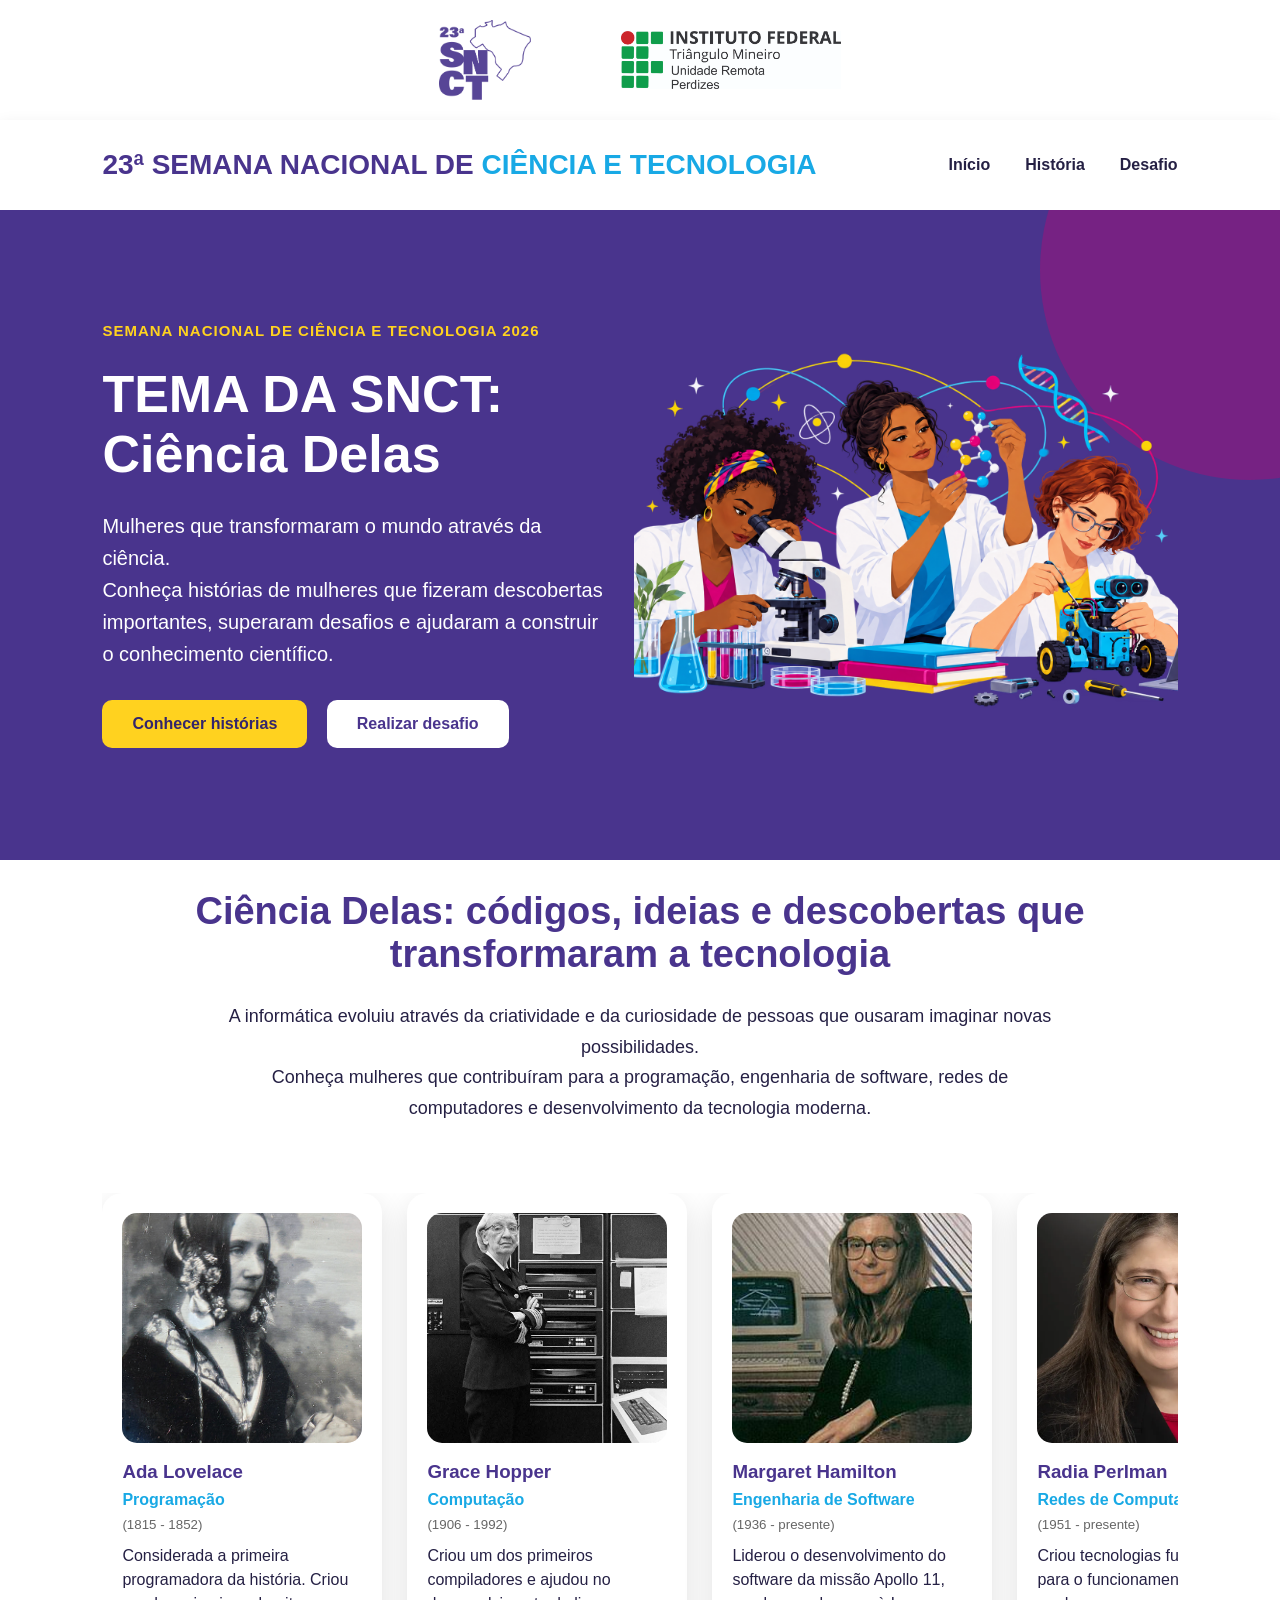
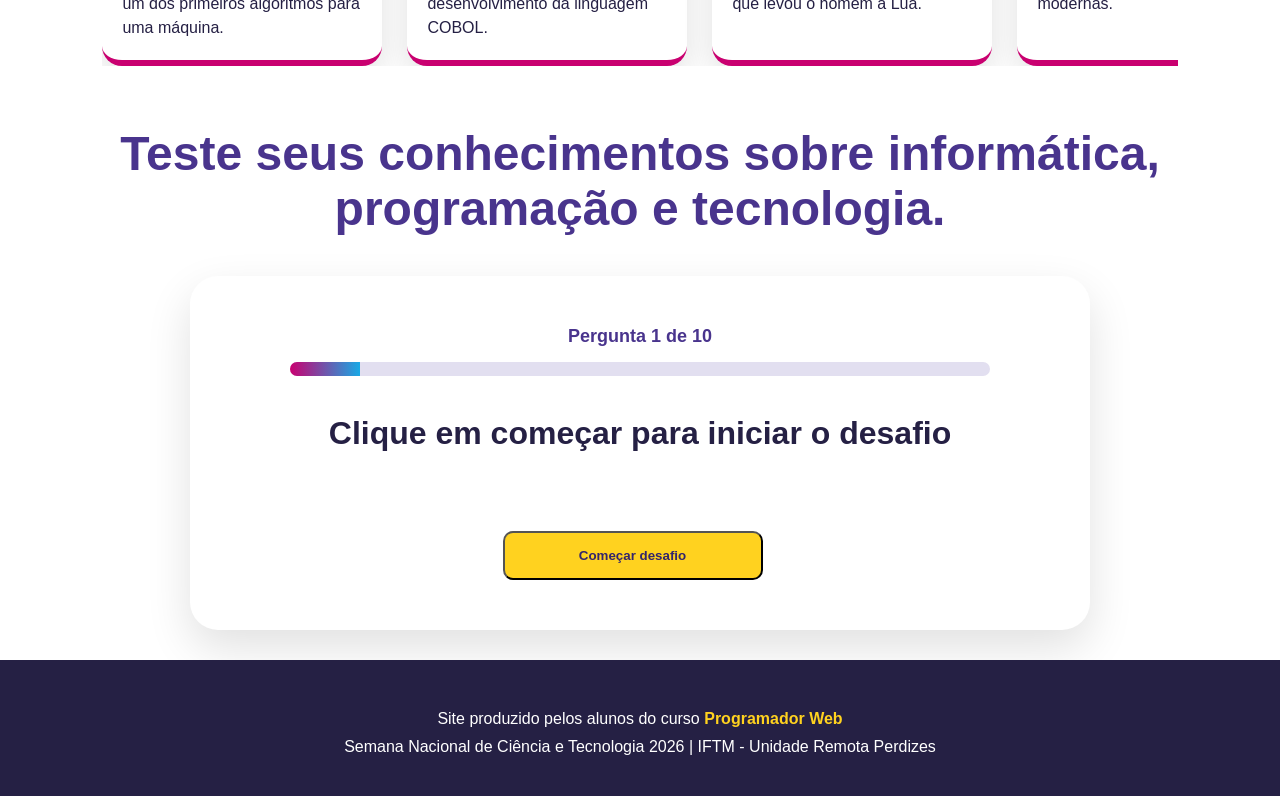
<file: index.html>
<!DOCTYPE html>
<html lang="pt-BR">

<head>
<meta charset="UTF-8">
<meta name="viewport" content="width=device-width, initial-scale=1.0">

<title>Ciência Delas - SNCT 2026</title>

<link rel="stylesheet" href="css/style.css">

</head>


<body>


<!-- ==============================
     LOGOS INSTITUCIONAIS
================================ -->

<div class="logos-topo">

    <img src="imagens/logo_semana_ciencia.png" 
         alt="23ª Semana Nacional de Ciência e Tecnologia">

    <img src="imagens/logo_iftm.jpg" 
         alt="Instituto Federal do Triângulo Mineiro">

</div>



<!-- ==============================
     MENU PRINCIPAL
================================ -->

<header>

<div class="logo">

23ª SEMANA NACIONAL DE <span>CIÊNCIA E TECNOLOGIA</span>

</div>


<nav>

<a href="index.html">
Início
</a>

<a href="#cientistas">
História
</a>

<a href="#quiz">
Desafio
</a>

</nav>


</header>





<!-- ==============================
     HERO PRINCIPAL
================================ -->


<section class="hero">


<div class="hero-text">


<span class="tag">
SEMANA NACIONAL DE CIÊNCIA E TECNOLOGIA 2026
</span>


<h1>
TEMA DA SNCT: Ciência Delas 
</h1>


<p>
Mulheres que transformaram o mundo através da ciência. <BR>
Conheça histórias de mulheres que fizeram descobertas importantes,
superaram desafios e ajudaram a construir o conhecimento científico.
</p>



<a class="btn" href="#cientistas">
Conhecer histórias
</a>


<a class="btn secundario" href="#quiz">
Realizar desafio
</a>


</div>




<div class="silhueta">

<img src="imagens/imagem_mulheres.png" 
alt="Mulheres na ciência">

</div>


</section>






<!-- ==============================
     APRESENTAÇÃO DO TEMA
================================ -->


<section class="sobre">


<h2>
Ciência Delas: códigos, ideias e descobertas que transformaram a tecnologia
</h2>
<p>
A informática evoluiu através da criatividade e da curiosidade 
de pessoas que ousaram imaginar novas possibilidades. 
<br>
Conheça mulheres que contribuíram para a programação, engenharia de software, redes de computadores e desenvolvimento da tecnologia moderna.
</p>
</section>




<!-- ==============================
     CARROSSEL CIENTISTAS
================================ -->


<section id="cientistas">


<div class="carrossel">


<div class="lista" id="lista">

</div>


</div>


</section>







<!-- ==============================
     CHAMADA QUIZ
================================ -->












<!-- ==============================
     QUIZ INFORMÁTICA
================================ -->


<section id="quiz" class="quiz">


<h2>
Teste seus conhecimentos sobre informática,
programação e tecnologia.
</h2>


<p>

</p>




<div class="quiz-box">



<div class="quiz-topo">


<span id="contador">
Pergunta 1 de 10
</span>



<div class="quiz-progresso">

<div id="progresso"></div>

</div>


</div>






<h3 id="pergunta">

Clique em começar para iniciar o desafio

</h3>




<div id="opcoes" class="opcoes">

</div>





<button class="btn" id="iniciar">

Começar desafio

</button>




</div>





<div id="resultado" class="resultado">

</div>



</section>









<!-- ==============================
     RODAPÉ
================================ -->


<footer>

<p>
Site produzido pelos alunos do curso
<strong>
Programador Web
</strong>
</p>


<p>
Semana Nacional de Ciência e Tecnologia 2026 | 

IFTM - Unidade Remota Perdizes
</p>


</footer>





<script src="js/cientistas.js"></script>

<script src="js/script.js"></script>

<script src="js/perguntas.js"></script>

<script src="js/quiz.js"></script>


</body>

</html>
</file>
<file: css/style.css>
/* =====================================
   CIÊNCIA DELAS - SNCT 2026
===================================== */


*{
    margin:0;
    padding:0;
    box-sizing:border-box;
    font-family:Arial, Helvetica, sans-serif;
}



:root{

    --roxo:#49348D;
    --amarelo:#FFD21F;
    --rosa:#C90070;
    --azul:#18A9E5;
    --texto:#252044;

}



body{

    background:white;
    color:var(--texto);
    overflow-x:hidden;

}







/* =====================================
   LOGOS INSTITUCIONAIS
===================================== */


.logos-topo{

    height:120px;

    display:flex;

    justify-content:center;

    align-items:center;

    gap:90px;

    background:white;

}



.logos-topo img{

    max-height:80px;

    max-width:220px;

    object-fit:contain;

}







/* =====================================
   HEADER
===================================== */


header{

    height:90px;

    display:flex;

    align-items:center;

    justify-content:space-between;

    padding:0 8%;

    background:white;

    box-shadow:0 4px 15px rgba(0,0,0,.08);

}



.logo{

    font-size:28px;

    font-weight:bold;

    color:var(--roxo);

}



.logo span{

    color:var(--azul);

}




nav{

    display:flex;

    gap:35px;

}



nav a{

    text-decoration:none;

    color:var(--texto);

    font-weight:bold;

}



nav a:hover{

    color:var(--rosa);

}








/* =====================================
   HERO PRINCIPAL
===================================== */


.hero{

    min-height:650px;

    background:var(--roxo);

    color:white;

    padding:50px 8%;

    display:flex;

    align-items:center;

    justify-content:space-between;

    gap:30px;

    overflow:hidden;

    position:relative;

}






.hero::before{

    content:"";

    position:absolute;

    width:420px;

    height:420px;

    background:var(--rosa);

    border-radius:50%;

    right:-180px;

    top:-150px;

    opacity:.35;

}







.hero-text{

    width:48%;

    position:relative;

    z-index:2;

}




.tag{

    color:var(--amarelo);

    font-size:15px;

    font-weight:bold;

    letter-spacing:1px;

}





.hero h1{

    font-size:52px;

    line-height:1.15;

    margin:25px 0;

}




.hero p{

    font-size:20px;

    line-height:1.6;

}








/* =====================================
   IMAGEM MULHERES SNCT
===================================== */


.silhueta{

    width:52%;

    height:100%;

    min-height:520px;

    display:flex;

    align-items:center;

    justify-content:flex-end;

    position:relative;

    z-index:2;

}




.silhueta img{

    width:100%;

    max-width:700px;

    height:auto;

    object-fit:contain;

    object-position:right center;

}








/* =====================================
   BOTÕES
===================================== */


.btn{

    display:inline-block;

    margin-top:30px;

    margin-right:15px;

    padding:15px 30px;

    background:var(--amarelo);

    color:#33256c;

    border-radius:10px;

    text-decoration:none;

    font-weight:bold;

    transition:.3s;

}



.btn:hover{

    transform:translateY(-3px);

}



.btn.secundario{

    background:white;

    color:var(--roxo);

}









/* =====================================
   SOBRE
===================================== */


section{

    padding:30px 8%;

}




section h2{

    text-align:center;

    color:var(--roxo);

    font-size:38px;

    margin-bottom:25px;

}




.sobre p{

    max-width:850px;

    margin:auto;

    text-align:center;

    font-size:18px;

    line-height:1.7;

}









/* =====================================
   CARROSSEL
===================================== */


.carrossel{

    overflow:hidden;

    margin-top:10px;

}



.lista{

    display:flex;

    gap:25px;

    width:max-content;

    animation:passar 30s linear infinite;

}



.lista:hover{

    animation-play-state:paused;

}





.card{

    width:280px;

    min-height:470px;

    flex-shrink:0;

    background:white;

    padding:20px;

    border-radius:20px;

    box-shadow:0 10px 30px rgba(0,0,0,.12);

    border-bottom:6px solid var(--rosa);

}



.foto{

    width:100%;

    height:230px;

    overflow:hidden;

    border-radius:15px;

    background:#eee5ff;

}




.foto img{

    width:100%;

    height:100%;

    object-fit:cover;

}




.card h3{

    margin-top:18px;

    color:var(--roxo);

}



.card strong{

    display:block;

    margin-top:8px;

    color:var(--azul);

}



.card small{

    display:block;

    margin-top:8px;

    color:#666;

}



.card p{

    margin-top:12px;

    line-height:1.5;

}





@keyframes passar{


from{

transform:translateX(0);

}


to{

transform:translateX(-50%);

}


}









/* =====================================
   CHAMADA QUIZ
===================================== */


.chamada{

    background:#F0EAFF;

    text-align:center;

}









/* =====================================
   RODAPÉ
===================================== */


footer{

    background:#252044;

    color:white;

    padding:40px;

    text-align:center;

}



footer p{

    margin-top:10px;

}



footer strong{

    color:var(--amarelo);

}


//* =====================================
   QUIZ INFORMÁTICA - CIÊNCIA DELAS
===================================== */

.quiz{

    background:#F0EAFF;

    padding:80px 8%;

    text-align:center;

}



.quiz h2{

    color:var(--roxo);

    font-size:48px;

    margin-bottom:20px;

}



.quiz > p{

    font-size:20px;

    color:var(--texto);

    margin-bottom:40px;

}



/* CAIXA PRINCIPAL DO QUIZ */

.quiz-box{

    background:white;

    max-width:900px;

    margin:0 auto;

    padding:50px 45px;

    border-radius:28px;

    box-shadow:0 18px 45px rgba(0,0,0,.12);

    text-align:center;

}



/* TOPO COM CONTADOR */

.quiz-topo{

    max-width:700px;

    margin:0 auto 35px auto;

    text-align:center;

}



.quiz-topo span{

    display:block;

    font-weight:bold;

    color:var(--roxo);

    font-size:18px;

    margin-bottom:15px;

}



.quiz-progresso{

    width:100%;

    height:14px;

    background:#e2dff0;

    border-radius:20px;

    overflow:hidden;

}



#progresso{

    width:10%;

    height:100%;

    background:linear-gradient(90deg, var(--rosa), var(--azul));

    transition:.4s;

}



/* PERGUNTA */

#pergunta{

    color:var(--texto);

    font-size:32px;

    line-height:1.4;

    margin:20px auto 35px auto;

    max-width:760px;

}



/* ALTERNATIVAS */

.opcoes{

    display:grid;

    grid-template-columns:1fr 1fr;

    gap:22px;

    max-width:760px;

    margin:0 auto 30px auto;

}



.opcao{

    background:#ffffff;

    border:2px solid #d9d2ef;

    border-radius:18px;

    padding:20px 22px;

    min-height:78px;

    cursor:pointer;

    font-size:18px;

    font-weight:bold;

    color:var(--texto);

    transition:.25s;

    box-shadow:0 6px 14px rgba(0,0,0,.05);

}



.opcao:hover{

    border-color:var(--roxo);

    background:#f7f3ff;

    transform:translateY(-3px);

    box-shadow:0 10px 18px rgba(0,0,0,.08);

}



.opcao.selecionada{

    background:var(--roxo);

    color:white;

    border-color:var(--roxo);

    box-shadow:0 10px 20px rgba(73,52,141,.25);

}



/* BOTÃO COMEÇAR / REINICIAR */

.quiz .btn{

    margin-top:10px;

    min-width:260px;

}



/* RESULTADO */

.resultado{

    max-width:750px;

    margin:35px auto 0 auto;

    background:white;

    padding:45px 35px;

    border-radius:28px;

    box-shadow:0 18px 45px rgba(0,0,0,.10);

    text-align:center;

    display:none;

}



.resultado h2{

    color:var(--roxo);

    font-size:38px;

    margin-bottom:20px;

}



.resultado p{

    margin-top:10px;

    font-size:20px;

    line-height:1.7;

    color:var(--texto);

}







/* =====================================
   RESPONSIVO
===================================== */


@media(max-width:1000px){



/* RESPONSIVO QUIZ */

@media(max-width:1000px){


    .quiz{

        padding:60px 6%;

    }


    .quiz h2{

        font-size:38px;

    }


    .quiz > p{

        font-size:18px;

    }


    .quiz-box{

        padding:35px 25px;

    }


    #pergunta{

        font-size:24px;

    }


    .opcoes{

        grid-template-columns:1fr;

    }


    .opcao{

        font-size:17px;

        min-height:72px;

    }


    .resultado{

        padding:35px 25px;

    }


    .resultado h2{

        font-size:32px;

    }


}






/* RESPONSIVO QUIZ */


@media(max-width:1000px){



.quiz-box{


    padding:30px;


}



.opcoes{


    grid-template-columns:1fr;


}



#pergunta{


    font-size:22px;


}


}

.hero{

    flex-direction:column;

    text-align:center;

}



.hero-text{

    width:100%;

}



.silhueta{

    width:100%;

    min-height:auto;

    justify-content:center;

}



.silhueta img{

    max-width:500px;

}



.hero h1{

    font-size:38px;

}




header{

    flex-direction:column;

    height:auto;

    padding:25px;

}



.logos-topo{

    gap:30px;

}



}
</file>
